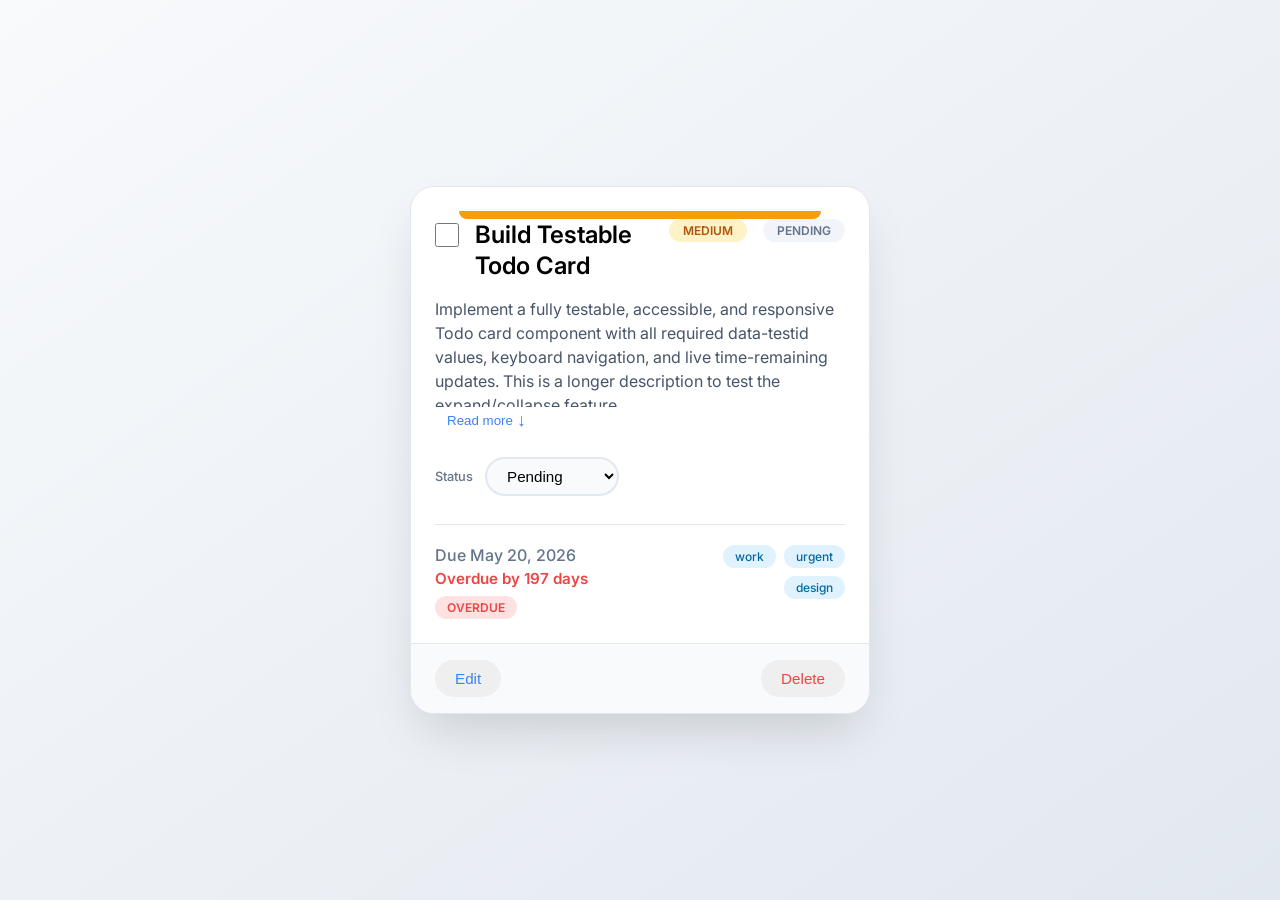
<file: index.html>
<!DOCTYPE html>
<html lang="en">
<head>
    <meta charset="UTF-8">
    <meta name="viewport" content="width=device-width, initial-scale=1.0">
    <title>Advanced Todo Card - Stage 1a</title>
    
    <!-- External CSS -->
    <link rel="stylesheet" href="style.css">
</head>
<body>
    <article data-testid="test-todo-card" class="todo-card">
        
        <!-- Main View -->
        <div class="main-content" id="main-view">
            
            <!-- Priority Indicator -->
            <div id="priority-indicator" data-testid="test-todo-priority-indicator" class="priority-indicator"></div>
            
            <div class="title-container">
                <input type="checkbox" id="complete-toggle" data-testid="test-todo-complete-toggle" class="checkbox">
                <h3 id="todo-title" data-testid="test-todo-title" class="title">Build Testable Todo Card</h3>
                
                <span id="priority-badge" data-testid="test-todo-priority" class="badge"></span>
                <span id="todo-status" data-testid="test-todo-status" class="badge"></span>
            </div>
            
            <!-- Description -->
            <div>
                <div id="collapsible-section" data-testid="test-todo-collapsible-section" class="collapsible-section" style="max-height: 110px;">
                    <p id="todo-description" data-testid="test-todo-description" class="description">
                        Implement a fully testable, accessible, and responsive Todo card component with all required data-testid values, keyboard navigation, and live time-remaining updates. This is a longer description to test the expand/collapse feature.
                    </p>
                </div>
                
                <button id="expand-toggle" data-testid="test-todo-expand-toggle" class="expand-btn" aria-expanded="false" aria-controls="collapsible-section">
                    Read more 
                    <span style="font-size:18px; line-height:1;">↓</span>
                </button>
            </div>
            
            <!-- Status Control -->
            <div class="status-row">
                <span class="status-label">Status</span>
                <select id="status-control" data-testid="test-todo-status-control" class="status-control">
                    <option value="Pending">Pending</option>
                    <option value="In Progress">In Progress</option>
                    <option value="Done">Done</option>
                </select>
            </div>
            
            <!-- Due Date + Time + Overdue -->
            <div class="due-section">
                <div>
                    <time id="due-date" data-testid="test-todo-due-date" style="font-weight:500; color:#64748b;"></time>
                    <p id="time-remaining" data-testid="test-todo-time-remaining" class="time-text"></p>
                    <span id="overdue-indicator" data-testid="test-todo-overdue-indicator" class="overdue-badge" style="display:none;">OVERDUE</span>
                </div>
                
                <!-- Tags -->
                <div data-testid="test-todo-tags" class="tags">
                    <span data-testid="test-todo-tag-work" class="tag">work</span>
                    <span data-testid="test-todo-tag-urgent" class="tag">urgent</span>
                    <span class="tag">design</span>
                </div>
            </div>
        </div>
        
        <!-- Footer -->
        <div class="footer">
            <button id="edit-button" data-testid="test-todo-edit-button" class="btn edit-btn"> Edit</button>
            <button id="delete-button" data-testid="test-todo-delete-button" class="btn delete-btn"> Delete</button>
        </div>
        
        <!-- EDIT FORM -->
        <div id="edit-form" data-testid="test-todo-edit-form" class="edit-form">
            <h4>Edit Todo</h4>
            
            <div>
                <label class="form-label">Title</label>
                <input id="edit-title" data-testid="test-todo-edit-title-input" type="text" class="form-input">
            </div>
            
            <div>
                <label class="form-label">Description</label>
                <textarea id="edit-description" data-testid="test-todo-edit-description-input" class="form-textarea"></textarea>
            </div>
            
            <div class="form-grid">
                <div>
                    <label class="form-label">Priority</label>
                    <select id="edit-priority" data-testid="test-todo-edit-priority-select" class="form-select">
                        <option value="Low">Low</option>
                        <option value="Medium">Medium</option>
                        <option value="High">High</option>
                    </select>
                </div>
                <div>
                    <label class="form-label">Due Date</label>
                    <input id="edit-due-date" data-testid="test-todo-edit-due-date-input" type="datetime-local" class="form-input">
                </div>
            </div>
            
            <div class="form-buttons">
                <button id="save-button" data-testid="test-todo-save-button" class="save-btn">Save Changes</button>
                <button id="cancel-button" data-testid="test-todo-cancel-button" class="cancel-btn">Cancel</button>
            </div>
        </div>
    </article>

    <!-- External JavaScript -->
    <script src="script.js" defer></script>
</body>
</html>
</file>
<file: style.css>
@import url('https://fonts.googleapis.com/css2?family=Inter:wght@400;500;600&display=swap');

* {
    margin: 0;
    padding: 0;
    box-sizing: border-box;
}

body {
    min-height: 100vh;
    background: linear-gradient(to bottom right, #f8fafc, #e2e8f0);
    display: flex;
    align-items: center;
    justify-content: center;
    font-family: 'Inter', system-ui, sans-serif;
    padding: 20px;
}

.todo-card {
    width: 100%;
    max-width: 460px;
    background: white;
    border-radius: 24px;
    box-shadow: 0 25px 50px -12px rgba(0, 0, 0, 0.15);
    border: 1px solid #e2e8f0;
    overflow: hidden;
}

.main-content {
    padding: 24px;
}

.priority-indicator {
    height: 8px;
    border-radius: 0 0 9999px 9999px;
    margin: 0 24px;
    transition: background-color 0.3s ease;
}

.title-container {
    display: flex;
    align-items: flex-start;
    gap: 16px;
    margin-bottom: 16px;
}

.checkbox {
    width: 24px;
    height: 24px;
    accent-color: #3b82f6;
    cursor: pointer;
    margin-top: 4px;
}

.title {
    font-size: 1.5rem;
    font-weight: 600;
    line-height: 1.3;
    flex: 1;
    transition: all 0.3s ease;
}

.strike-through {
    text-decoration: line-through;
    opacity: 0.75;
}

.badge {
    padding: 4px 14px;
    font-size: 0.75rem;
    font-weight: 600;
    border-radius: 9999px;
    display: inline-flex;
    align-items: center;
    gap: 4px;
    white-space: nowrap;
}

.description {
    color: #475569;
    line-height: 1.5;
    font-size: 1rem;
}

.collapsible-section {
    overflow: hidden;
    transition: max-height 0.4s ease;
}

.expand-btn {
    color: #3b82f6;
    font-weight: 500;
    display: flex;
    align-items: center;
    gap: 4px;
    background: none;
    border: none;
    cursor: pointer;
    padding: 4px 12px;
    border-radius: 9999px;
}

.expand-btn:focus {
    outline: 2px solid #3b82f6;
    outline-offset: 2px;
}

.status-row {
    margin-top: 24px;
    display: flex;
    align-items: center;
    gap: 12px;
}

.status-label {
    font-size: 0.8rem;
    font-weight: 500;
    color: #64748b;
}

.status-control {
    padding: 8px 16px;
    border: 2px solid #e2e8f0;
    border-radius: 9999px;
    background: #f8fafc;
    font-size: 0.95rem;
    cursor: pointer;
}

.due-section {
    margin-top: 28px;
    padding-top: 20px;
    border-top: 1px solid #e2e8f0;
    display: flex;
    justify-content: space-between;
    align-items: flex-start;
}

.time-text {
    font-weight: 600;
    font-size: 0.95rem;
    margin-top: 4px;
}

.overdue-badge {
    display: inline-flex;
    align-items: center;
    background: #fee2e2;
    color: #ef4444;
    padding: 4px 12px;
    border-radius: 9999px;
    font-size: 0.75rem;
    font-weight: 600;
    margin-top: 8px;
}

.tags {
    display: flex;
    flex-wrap: wrap;
    gap: 8px;
    justify-content: flex-end;
    max-width: 160px;
}

.tag {
    background: #e0f2fe;
    color: #0369a1;
    padding: 4px 12px;
    border-radius: 9999px;
    font-size: 0.75rem;
    font-weight: 500;
}

.footer {
    background: #f8fafc;
    padding: 16px 24px;
    display: flex;
    justify-content: space-between;
    border-top: 1px solid #e2e8f0;
}

.btn {
    display: flex;
    align-items: center;
    gap: 6px;
    padding: 10px 20px;
    border-radius: 9999px;
    font-weight: 500;
    font-size: 0.95rem;
    border: none;
    cursor: pointer;
    transition: all 0.2s ease;
}

.edit-btn {
    color: #3b82f6;
}

.delete-btn {
    color: #ef4444;
}

.btn:focus {
    outline: 2px solid #3b82f6;
    outline-offset: 2px;
}

/* Edit Form */
.edit-form {
    padding: 24px;
    display: none;
    flex-direction: column;
    gap: 20px;
    animation: fadeIn 0.3s ease forwards;
}

@keyframes fadeIn {
    from { opacity: 0; transform: translateY(10px); }
    to { opacity: 1; transform: translateY(0); }
}

.form-label {
    display: block;
    font-size: 0.8rem;
    font-weight: 500;
    color: #64748b;
    margin-bottom: 6px;
}

.form-input,
.form-textarea,
.form-select {
    width: 100%;
    padding: 14px 16px;
    border: 2px solid #e2e8f0;
    border-radius: 16px;
    font-size: 1rem;
    transition: border 0.2s ease;
}

.form-input:focus,
.form-textarea:focus,
.form-select:focus {
    border-color: #3b82f6;
    outline: none;
}

.form-textarea {
    resize: vertical;
    min-height: 100px;
}

.form-grid {
    display: grid;
    grid-template-columns: 1fr 1fr;
    gap: 16px;
}

.form-buttons {
    display: flex;
    gap: 12px;
    margin-top: 12px;
}

.save-btn {
    background: #3b82f6;
    color: white;
    flex: 1;
    padding: 14px;
    border-radius: 9999px;
    font-weight: 600;
    border: none;
    cursor: pointer;
}

.cancel-btn {
    background: #e2e8f0;
    color: #475569;
    flex: 1;
    padding: 14px;
    border-radius: 9999px;
    font-weight: 600;
    border: none;
    cursor: pointer;
}
</file>
